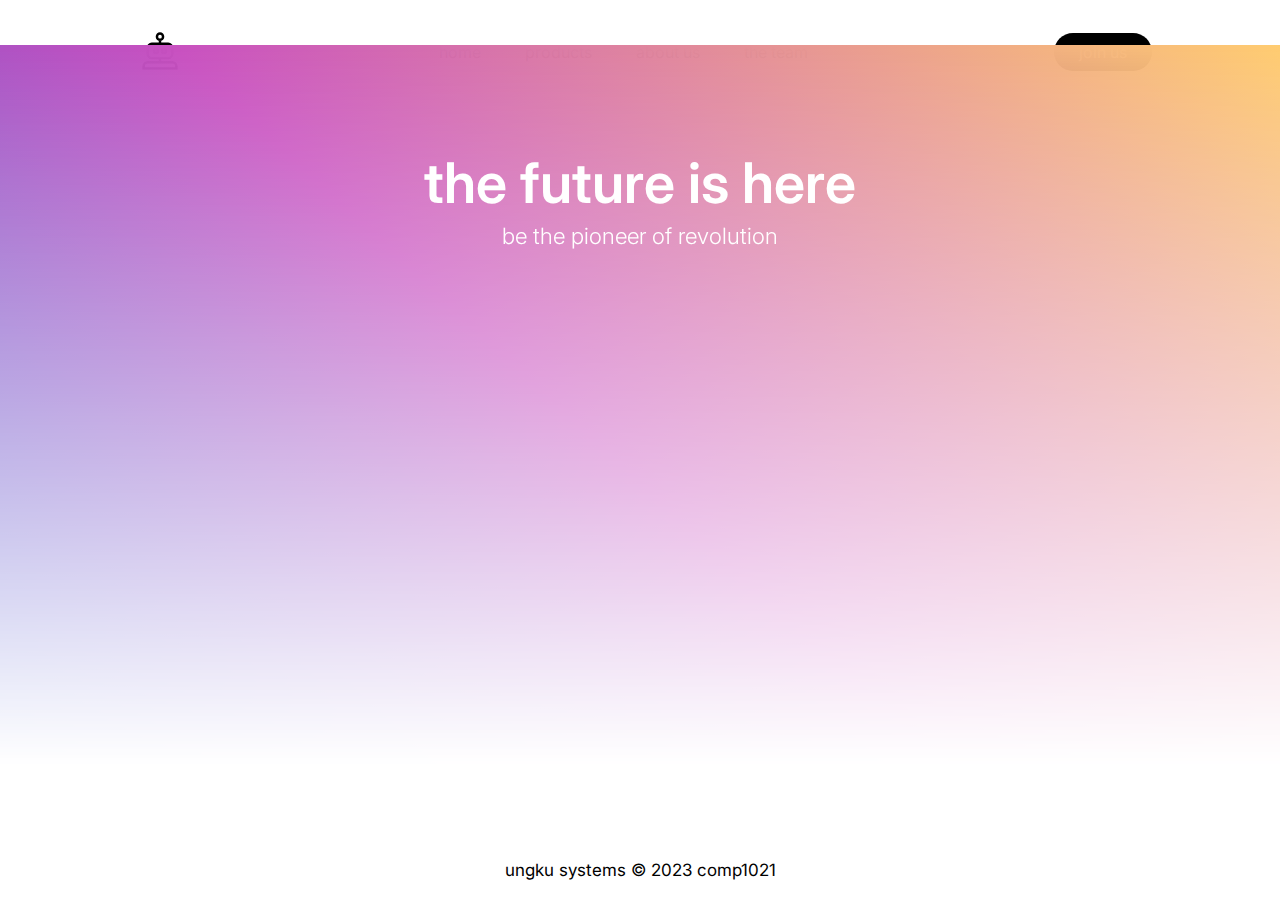
<file: index.html>
<!DOCTYPE html>
<html lang="en">
    <head>
        <meta charset="UTF-8">
        <title>Ungku AI Systems - Welcome to the future</title>
        <link rel="stylesheet" type="text/css" href="css/styles.css"> 
    </head>
    
    <body>

        <header>
            <img class="logo" src="src/logo.svg" alt="log">
            <nav>
                <ul class="nav-links">
                    <li><a href="index.html">home</a></li>
                    <li><a href="products.html">products</a></li>
                    <li><a href="aboutus.html">about us</a></li>
                    <li><a href="team.html">the team</a></li>
                </ul>
            </nav>

            <form action="join.html">
                <button class="cta-button" type="submit">join us</button>
            </form>
        </header>

        <main>
            <!--
            <div class="middle-comingsoon">
                <h1>COMING SOON</h1>
                <h4>//landing page</h4>
            </div>
            -->
            <div class="big-banner">
                <div class="big-centre-text">the future is here
                    <p class="small-centre-text">be the pioneer of revolution</p>
                </div>
            </div>
        </main>
        
        <footer>
            <p class="copyright"> 
                ungku systems &copy; 2023 comp1021
            </p>
        </footer>
    </body>
</html>
</file>
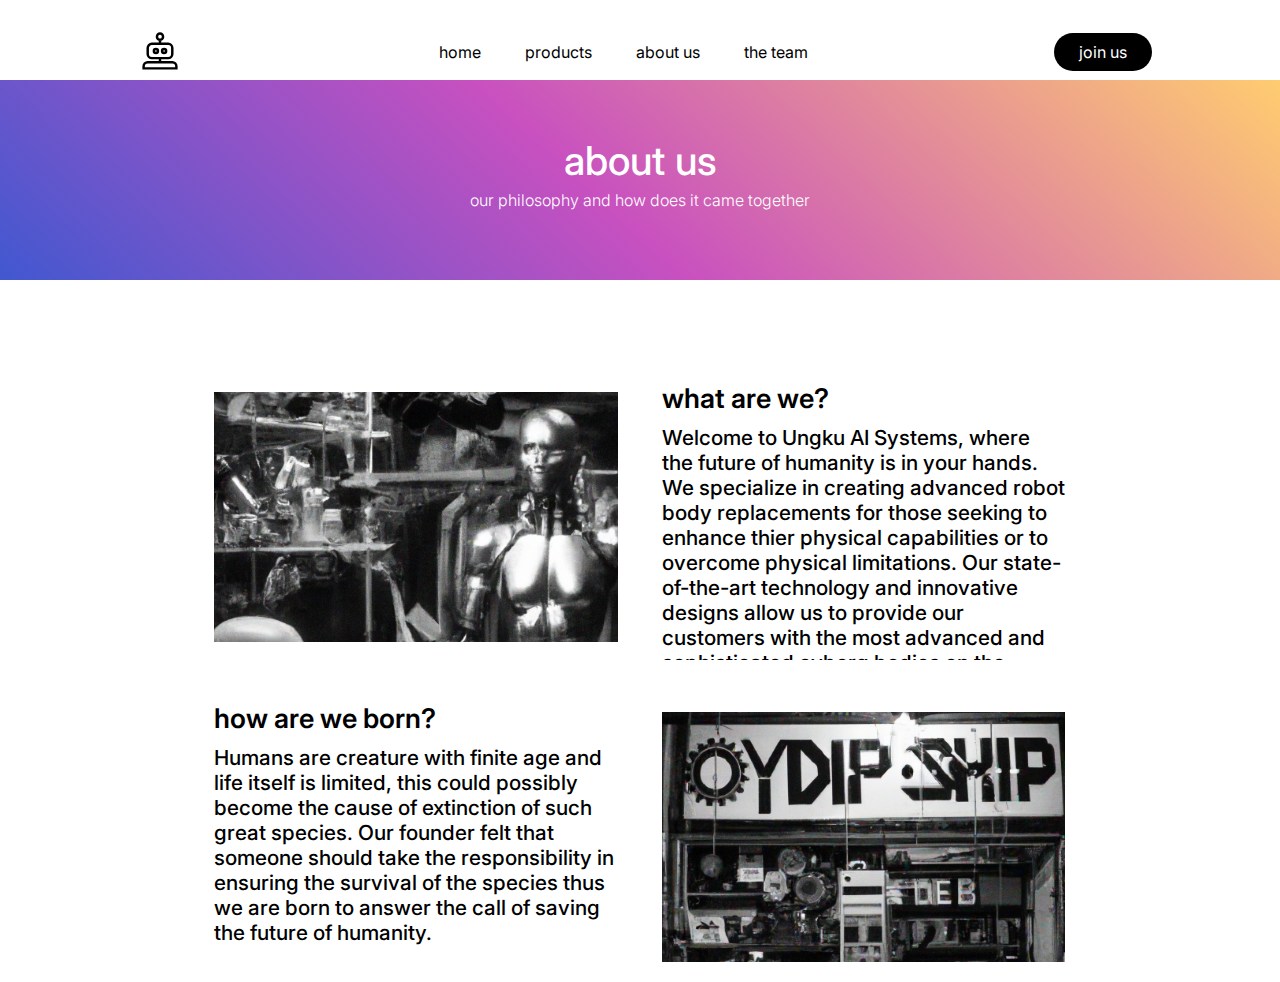
<file: aboutus.html>
<!DOCTYPE html>
<html lang="en">
    <head>
        <meta charset="UTF-8">
        <title>Ungku AI Systems - Welcome to the future</title>
        <link rel="stylesheet" type="text/css" href="css/styles.css"> 
    </head>
    
    <body>

        <header>
            <img class="logo" src="src/logo.svg" alt="log">
            <nav>
                <ul class="nav-links">
                    <li><a href="index.html">home</a></li>
                    <li><a href="products.html">products</a></li>
                    <li><a href="aboutus.html">about us</a></li>
                    <li><a href="team.html">the team</a></li>
                </ul>
            </nav>

            <form action="join.html">
                <button class="cta-button" type="submit">join us</button>
            </form>
        </header>

        <main>
            <!--
            <div class="middle-comingsoon">
                <h1>COMING SOON</h1>
                <h4>//about us</h4>
            </div>
            -->
            <div class="small-banner">
                <div class="medium-centre-text">about us
                    <p class="small-centre-text">our philosophy and how does it came together</p>
                </div>
            </div>

            <div class="full-two-row">
                <div class="full-two-column">
                    <img src="src/cyberpunk-body.png" id="about-us-img1" alt="robotinworkshop">
                </div>
                <div class="full-two-column">
                    <h2>what are we?</h2>
                    <p> Welcome to Ungku AI Systems, where the future of humanity is in your hands.
                        We specialize in creating advanced robot body replacements for those seeking to enhance thier
                        physical capabilities or to overcome physical limitations. Our state-of-the-art technology
                        and innovative designs allow us to provide our customers with the most advanced and
                        sophisticated cyborg bodies on the market. 
                    </p>
                </div>
            </div>

            <div class="full-two-row-bottom">
                <div class="full-two-column">
                    <h2>how are we born?</h2>
                    <p> Humans are creature with finite age and life itself is limited,
                        this could possibly become the cause of extinction of such great
                        species. Our founder felt that someone should take the responsibility
                        in ensuring the survival of the species thus we are born to answer the call
                        of saving the future of humanity.
                    </p>
                </div>
                <div class="full-two-column">
                    <img src="src/shop.png" id="about-us-img2" alt="robotshop">
                </div>
            </div>

        </main>
        
        <footer>
            <p class="copyright"> 
                ungku systems &copy; 2023 comp1021
            </p>
        </footer>
    </body>
</html>
</file>
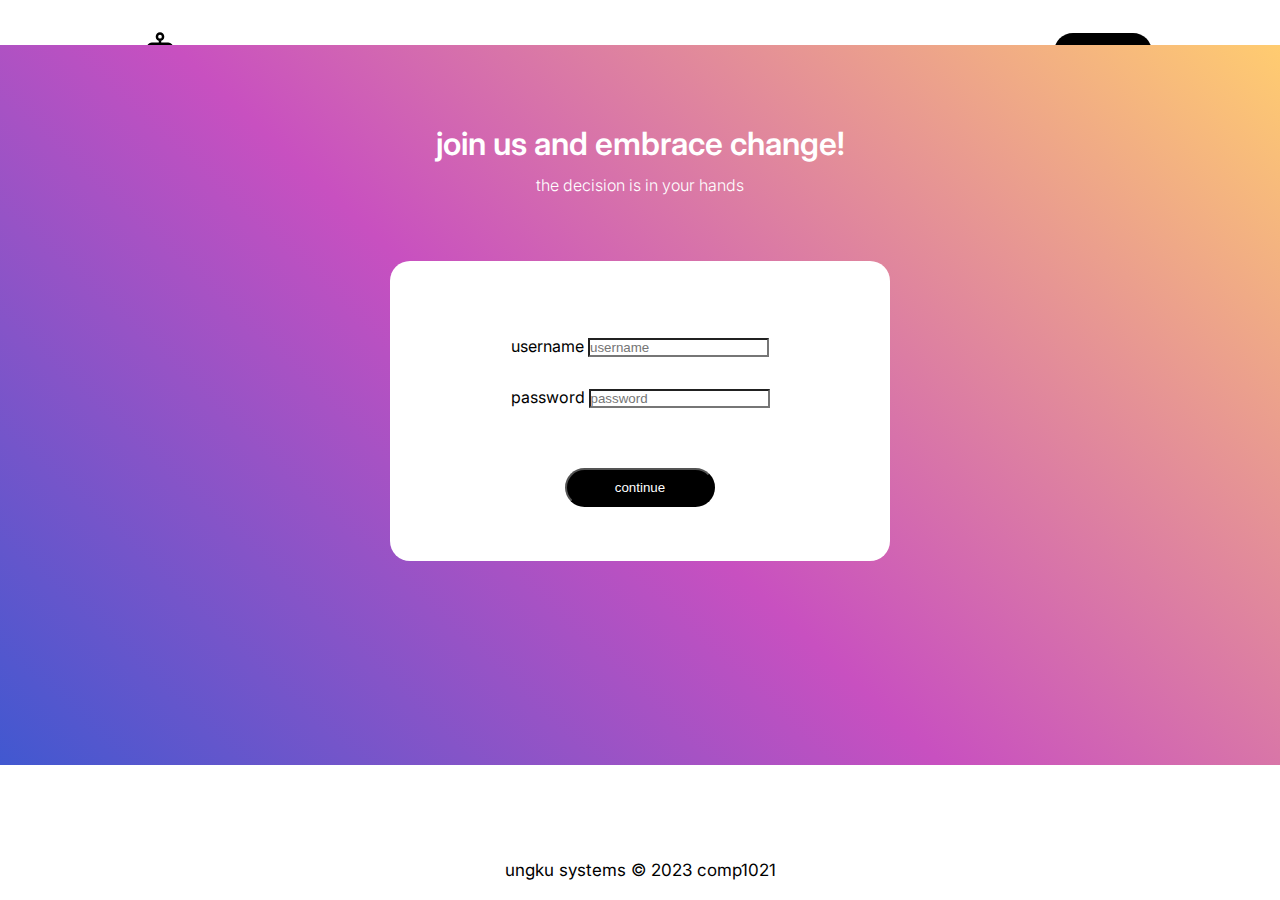
<file: join.html>
<!DOCTYPE html>
<html lang="en">
    <head>
        <meta charset="UTF-8">
        <title>Ungku AI Systems - Welcome to the future</title>
        <link rel="stylesheet" type="text/css" href="css/styles.css"> 
    </head>
    
    <body>

        <header>
            <img class="logo" src="src/logo.svg" alt="log">
            <nav>
                <ul class="nav-links">
                    <li><a href="index.html">home</a></li>
                    <li><a href="products.html">products</a></li>
                    <li><a href="aboutus.html">about us</a></li>
                    <li><a href="team.html">the team</a></li>
                </ul>
            </nav>

            <form action="join.html">
                <button class="cta-button" type="submit">join us</button>
            </form>
        </header>

        <main>
            <!--
            <div class="middle-comingsoon">
                <h1>COMING SOON</h1>
                <h4>//join us</h4>
            </div>
            -->
            <div class="full-page-banner">
                <h1>join us and embrace change!</h1>
                <p>the decision is in your hands</p>
                <div class="login-page-area">
                    <div class="custom-form">
                        <div>
                            <label for="login">username</label>
                            <input id="login" type="text" name="login" placeholder="username" required>
                        </div>
                        <div>
                            <label for="password">password</label>
                            <input id="password" type="password" name="password" placeholder="password" required>
                        </div>
                        <div class="login-button-position">
                            <input id="login-submit-button" type="submit" name="submit" value="continue">
                        </div>
                    </div>
                </div>
            </div>

        </main>
        
        <footer>
            <p class="copyright"> 
                ungku systems &copy; 2023 comp1021
            </p>
        </footer>
    </body>
</html>
</file>
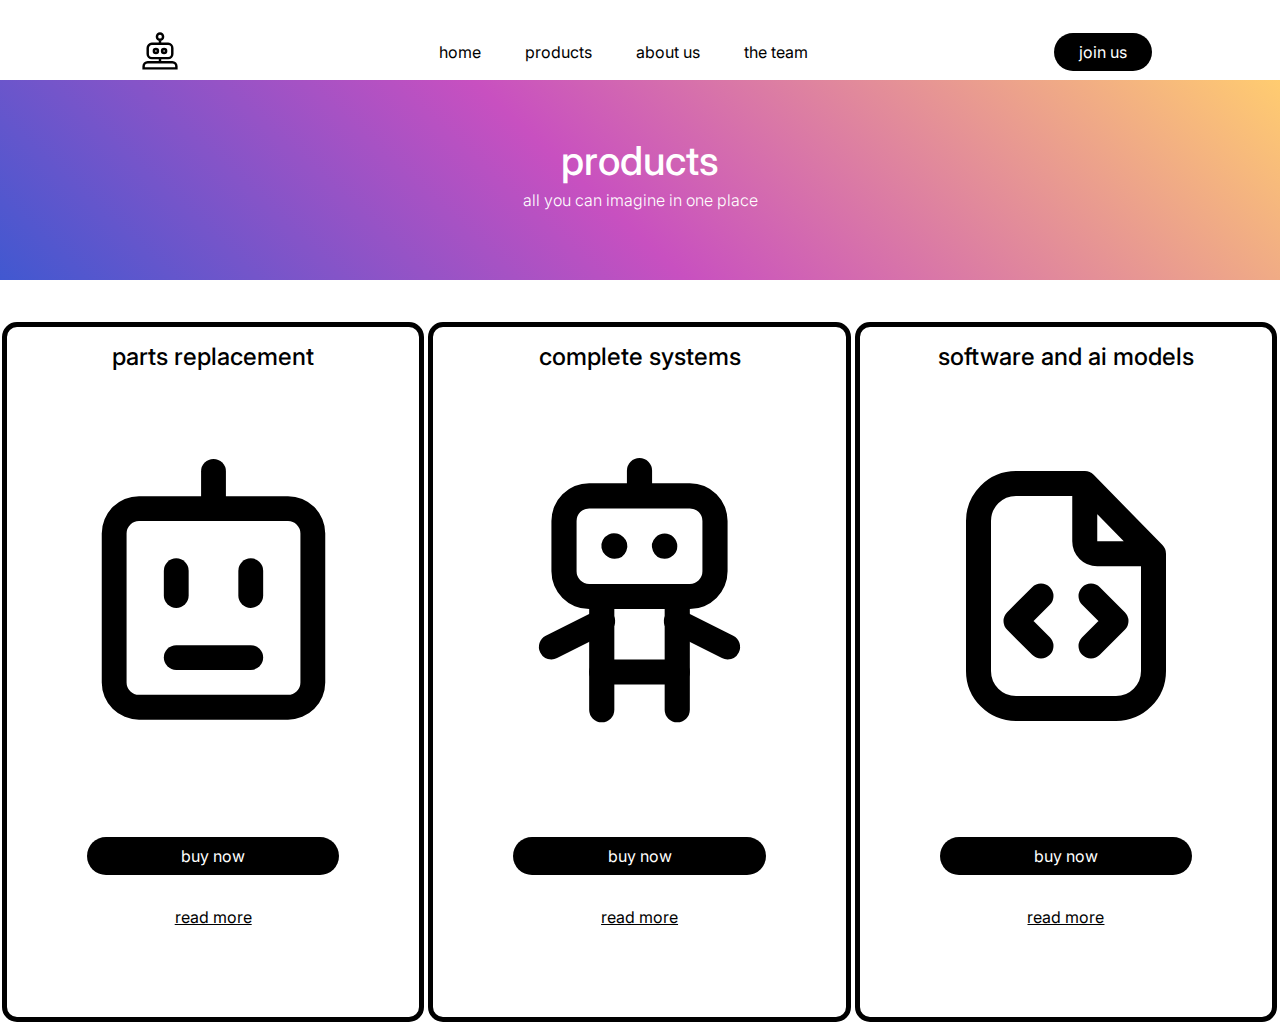
<file: products.html>
<!DOCTYPE html>
<html lang="en">
    <head>
        <meta charset="UTF-8">
        <title>Ungku AI Systems - Welcome to the future</title>
        <link rel="stylesheet" type="text/css" href="css/styles.css"> 
    </head>
    
    <body>

        <header>
            <img class="logo" src="src/logo.svg" alt="log">
            <nav>
                <ul class="nav-links">
                    <li><a href="index.html">home</a></li>
                    <li><a href="products.html">products</a></li>
                    <li><a href="aboutus.html">about us</a></li>
                    <li><a href="team.html">the team</a></li>
                </ul>
            </nav>

            <form action="join.html">
                <button class="cta-button" type="submit">join us</button>
            </form>
        </header>

        <main>
            <!--
            <div class="middle-comingsoon">
                <h1>COMING SOON</h1>
                <h4>//products</h4>
            </div>
            -->

            <div class="small-banner">
                <div class="medium-centre-text">products
                    <p class="small-centre-text">all you can imagine in one place</p>
                </div>
            </div>

            <div class="full-three-row">
                <div class="full-three-column">
                    <h2>parts replacement</h2>
                    <img src="src/head-robot.svg" alt="robot-head">
                    <button>buy now</button>
                    <a href="#">read more</a>
                </div>
                <div class="full-three-column">
                    <h2>complete systems</h2>
                    <img src="src/full-body-robot.svg" alt="robot-full">
                    <button>buy now</button>
                    <a href="#">read more</a>
                </div>
                <div class="full-three-column">
                    <h2>software and ai models</h2>
                    <img src="src/code-image.svg" alt="code-image">
                    <button>buy now</button>
                    <a href="#">read more</a>
                </div>
            </div>

        </main>
        
        <footer>
            <p class="copyright"> 
                ungku systems &copy; 2023 comp1021
            </p>
        </footer>
    </body>
</html>
</file>
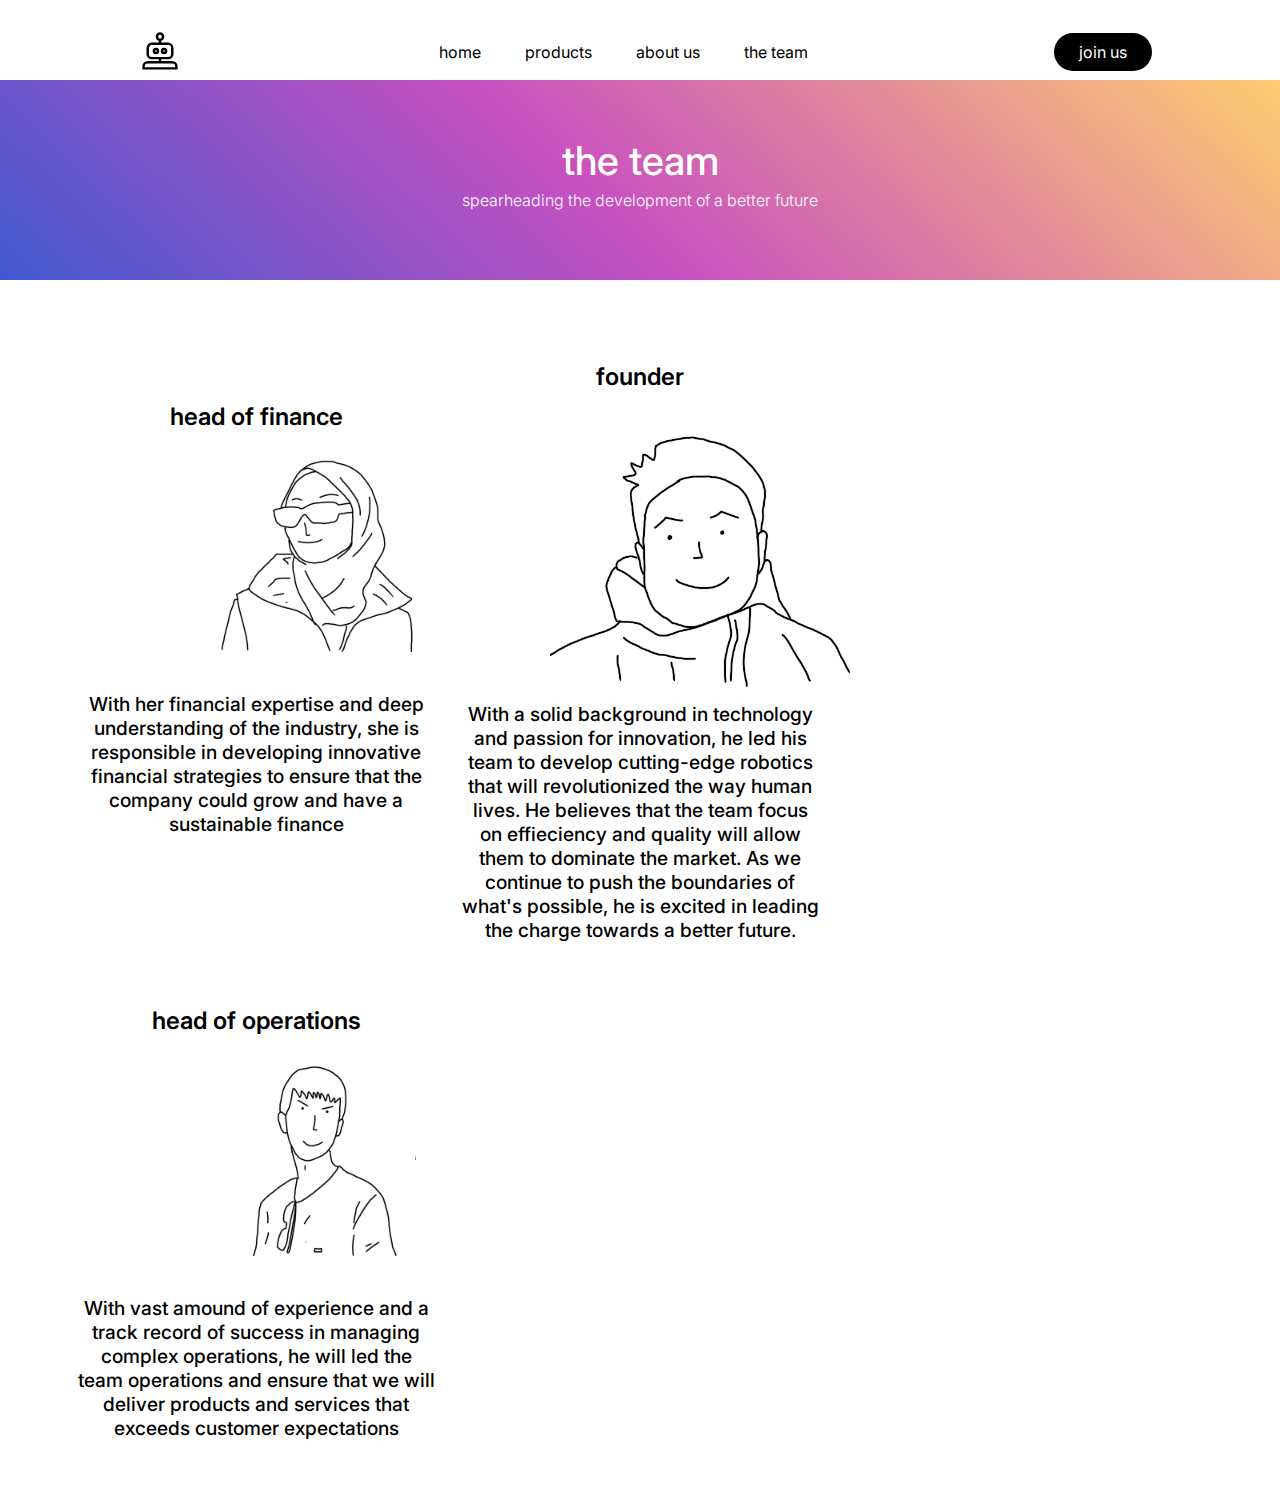
<file: team.html>
<!DOCTYPE html>
<html lang="en">
    <head>
        <meta charset="UTF-8">
        <title>Ungku AI Systems - Welcome to the future</title>
        <link rel="stylesheet" type="text/css" href="css/styles.css"> 
    </head>
    
    <body>

        <header>
            <img class="logo" src="src/logo.svg" alt="logo">
            <nav>
                <ul class="nav-links">
                    <li><a href="index.html">home</a></li>
                    <li><a href="products.html">products</a></li>
                    <li><a href="aboutus.html">about us</a></li>
                    <li><a href="team.html">the team</a></li>
                </ul>
            </nav>

            <form action="join.html">
                <button class="cta-button" type="submit">join us</button>
            </form>
        </header>

        <main>
            <!--
            <div class="middle-comingsoon">
                <h1>COMING SOON</h1>
                <h4>//team</h4>
            </div>
            -->
            <div class="small-banner">
                <div class="medium-centre-text">the team
                    <p class="small-centre-text">spearheading the development of a better future</p>
                </div>
            </div>

            <div class="medium-three-row">
                <div class="small-three-column">
                    <h2>head of finance</h2>
                    <img src="src/person2.png" alt="person2">
                    <p> With her financial expertise and deep understanding of 
                        the industry, she is responsible in developing innovative
                        financial strategies to ensure that the company could grow
                        and have a sustainable finance 
                    </p>
                </div>
                <div class="big-three-column">
                    <h2>founder</h2>
                    <img src="src/person1.png" alt="person1">
                    <p>
                        With a solid background in technology and passion
                        for innovation, he led his team to develop
                        cutting-edge robotics that will revolutionized
                        the way human lives. He believes that the team
                        focus on effieciency and quality will allow them 
                        to dominate the market. As we continue to push the
                        boundaries of what's possible, he is excited in 
                        leading the charge towards a better future.
                    </p>
                </div>
                <div class="small-three-column">
                    <h2>head of operations</h2>
                    <img src="src/person3.png" alt="person3">
                    <p>
                        With vast amound of experience and a track record
                        of success in managing complex operations, he will
                        led the team operations and ensure that we will 
                        deliver products and services that exceeds customer
                        expectations
                    </p>
                </div>
            </div>

        </main>
        
        <footer>
            <p class="copyright"> 
                ungku systems &copy; 2023 comp1021
            </p>
        </footer>
    </body>
</html>
</file>
<file: css/styles.css>
@import url('https://fonts.googleapis.com/css2?family=Roboto+Mono:wght@500&display=swap');
@import url('https://fonts.googleapis.com/css2?family=Inter:wght@100;200;300;400;500;600;700&display=swap');

* {
    margin: 0;
    padding: 0;
    box-sizing: border-box;
    background-color: white;
}

li, a, button {
    font-family: "Inter", sans-serif;
    font-weight: 400;
    font-size: 16px;
    color: black;
    text-decoration: none;
}

header {
    display: flex;
    justify-content: space-between;
    align-items: center;
    padding: 20px 10%;

}

button {
    padding: 9px 25px;
    background-color: black;
    color: white;
    border: none;
    border-radius: 20px;
    cursor: pointer;
    transition: all 0.3s ease-in-out 0s;
}

button:hover {
    background-color: #4158D0;
    background-image: linear-gradient(43deg, #4158D0 0%, #C850C0 46%, #FFCC70 100%);
    border: 2px solid black;
}

main {
    min-height: calc(100vh - 104px - 75px);
}

footer {
    margin-top: 10px;
    padding: 10px 0;
}

footer .copyright {
    margin-top: 15px;
    font-size: 17px;
    text-align: center;
    font-family: "Inter", sans-serif;
}
/* CLASSES */

.logo {
    cursor: pointer;
    scale: 80%;
}

.nav-links {
    list-style: none;
}

.nav-links li {
    display: inline-block;
    padding: 0px 20px;
}

.nav-links li a {
    transition: all 0.3s ease-in-out 0s;
}

.nav-links li a:hover{
    background: -webkit-linear-gradient(43deg, #4158D0 0%, #C850C0 46%, #FFCC70 100%);
    -webkit-background-clip: text;
    -webkit-text-fill-color: transparent;
}

.middle-comingsoon {
    position: absolute;
    top: 50%;
    left: 50%;
    transform: translate(-50%, -50%);
    text-align: center;
    font-family: "Inter", sans-serif;
    font-weight: 400;
}

.full-page-banner {
    position: absolute;
    top: 45%;
    left: 50%;
    transform: translate(-50%, -50%);
    font-family: "Inter", sans-serif;
    background-color: #4158D0;
    background-image: linear-gradient(43deg, #4158D0 0%, #C850C0 46%, #FFCC70 100%);
    width: 100vw;
    height: 720px;
    text-align: center;
}

.full-page-banner h1 {
    font-weight: 600;
    position: absolute;
    background-color: transparent;
    color: white;
    top: 11%;
    left: 0;
    right: 0;
    margin: auto;
}

.full-page-banner p {
    font-weight: 300;
    position: absolute;
    background-color: transparent;
    color: white;
    top: 18%;
    left: 0;
    right: 0;
    margin: auto;
}

.big-banner {
    position: absolute;
    top: 45%;
    left: 50%;
    transform: translate(-50%, -50%);
    font-family: "Inter", sans-serif;
    background-color: #4158D0;
    background-image: linear-gradient(43deg, #4158D0 0%, #C850C0 46%, #FFCC70 100%);
    width: 100vw;
    height: 720px;
    text-align: center;
    -webkit-mask-image: -webkit-gradient(linear, left top, left bottom, 
    from(rgba(0,0,0,1)), to(rgba(0,0,0,0)));

}

.small-banner {
    position: absolute;
    top: 20%;
    left: 50%;
    transform: translate(-50%, -50%);
    font-family: "Inter", sans-serif;
    background-color: #4158D0;
    background-image: linear-gradient(43deg, #4158D0 0%, #C850C0 46%, #FFCC70 100%);
    width: 100vw;
    height: 200px;
    text-align: center;

}

.big-centre-text {
    position: absolute;
    top: 21%;
    left: 50%;
    transform: translate(-50%, -50%);
    background-color: transparent;
    color: white;
    font-weight: 600;
    font-size: 3.5em;
}

.medium-centre-text {
    position: absolute;
    top: 45%;
    left: 50%;
    transform: translate(-50%, -50%);
    background-color: transparent;
    color: white;
    font-weight: 500;
    font-size: 2.5em;
}

.small-centre-text {
    color: white;
    background-color: transparent;
    font-size: 0.4em;
    font-weight: 300;
    position: relative;
    top: 5px;
}

.login-page-area {
    position: absolute;
    top: 30%;
    left: 0;
    right: 0;
    margin: auto;
    width: 500px;
    height: 300px;
    background-color: white;
    border-radius: 20px;
}

.full-three-column {
    float: left;
    width: 33%;
    padding: 15px;
    margin: 2px;
    position: relative;
    top: 20px;
    text-align: center;
    border: 5px solid black;
    height: 700px;
    color: black;
    border-radius: 15px;
}

.full-three-column img {
    position: relative;
    top: 150px;
    scale: 200%;
}

.full-three-column button {
    position: absolute;
    top: 510px;
    left: 80px;
    right: 80px;
}

.full-three-column a {
    position: absolute;
    top: 580px;
    left: 50px;
    right: 50px;
    text-decoration: underline;
    text-decoration-line: 2px;
}

.full-three-column h2 {
    font-family: "Inter", sans-serif;
    font-weight: 500;
    background-color: transparent;
}

.full-two-column {
    float: left;
    width: 49.5%;
    padding: 20px;
    margin: 2px;
    position: relative;
    top: 20px;
    text-align: center;
    height: 300px;
    color: black;
}

.full-two-column h2 {
    float: left;
    font-family: "Inter", sans-serif;
    font-weight: 600;
    font-size: 1.7em;
}

.full-two-column p {
    padding-top: 10px;
    float: left;
    text-align: left;
    font-weight: 500;
    font-family: "Inter", sans-serif;
    font-size: 1.3em;
}

.full-two-column img {
    width: 100%;
    height: 100%;
    object-fit: cover;
    object-position: 0px 10px;
}

.small-three-column {
    float: left;
    width: 33%;
    padding: 20px;
    margin: 2px;
    position: relative;
    top: 60px;
    text-align: center;
    height: 500px;
    color: black;
}

.big-three-column {
    float: left;
    width: 33%;
    padding: 20px;
    margin: 2px;
    position: relative;
    top: 20px;
    text-align: center;
    height: 600px;
    color: black;
}

.full-three-row:after {
    content: "";
    display: table;
    clear: both;
}

.full-three-row {
    position: absolute;
    top: 300px;
    width: 100vw;
}

.full-two-row {
    position: absolute;
    top: 340px;
    width: 70vw;
    left: 0;
    right: 0;
    margin: auto;
}

.full-two-row:after {
    content: "";
    display: table;
    clear: both;
}

.full-two-row-bottom {
    position: absolute;
    top: 660px;
    width: 70vw;
    left: 0;
    right: 0;
    margin: auto;
}

.medium-three-row {
    position: absolute;
    top: 320px;
    left: 0;
    right: 0;
    margin: auto;
    width: 90vw;
}

.medium-three-row:after {
    content: "";
    display: table;
    clear: both;
}

.medium-three-row h2  {
    font-family: "Inter", sans-serif;
    font-weight: 600;
}

.small-three-column img {
    scale: 40%;
    position: absolute;
    top: -80px;
    left: 0;
    right: 0;
    margin: auto;
}

.small-three-column p {
    color: black;
    font-family: "Inter", sans-serif;
    position: absolute;
    margin: auto;
    left: 0;
    right: 0;
    padding: 10px;
    top: 300px;
    font-weight: 500;
    font-size: 1.2em;
}

.big-three-column img{
    scale: 60%;
    position: absolute;
    top: -5%;
    left: 0;
    right: 0;
    margin: auto;
}

.big-three-column p {
    color: black;
    font-family: "Inter", sans-serif;
    position: absolute;
    margin: auto;
    left: 0;
    right: 0;
    padding: 10px;
    top: 350px;
    font-weight: 500;
    font-size: 1.2em;
}

.custom-form {
    position: absolute;
    justify-content: center;
    margin: auto;
    top: 20%;
    left: 0;
    right: 0;
    opacity: 100%;
}

.custom-form div {
    padding: 15px;
}


#login-submit-button {
    padding: 10px;
    border-radius: 20px;
    color: white;
    background-color: black;
    width: 150px;
    position: relative;
    top: 30px;
}

@media screen and (max-width:600px) {
    .full-three-column {
        width: 100%;
    }
}
</file>
